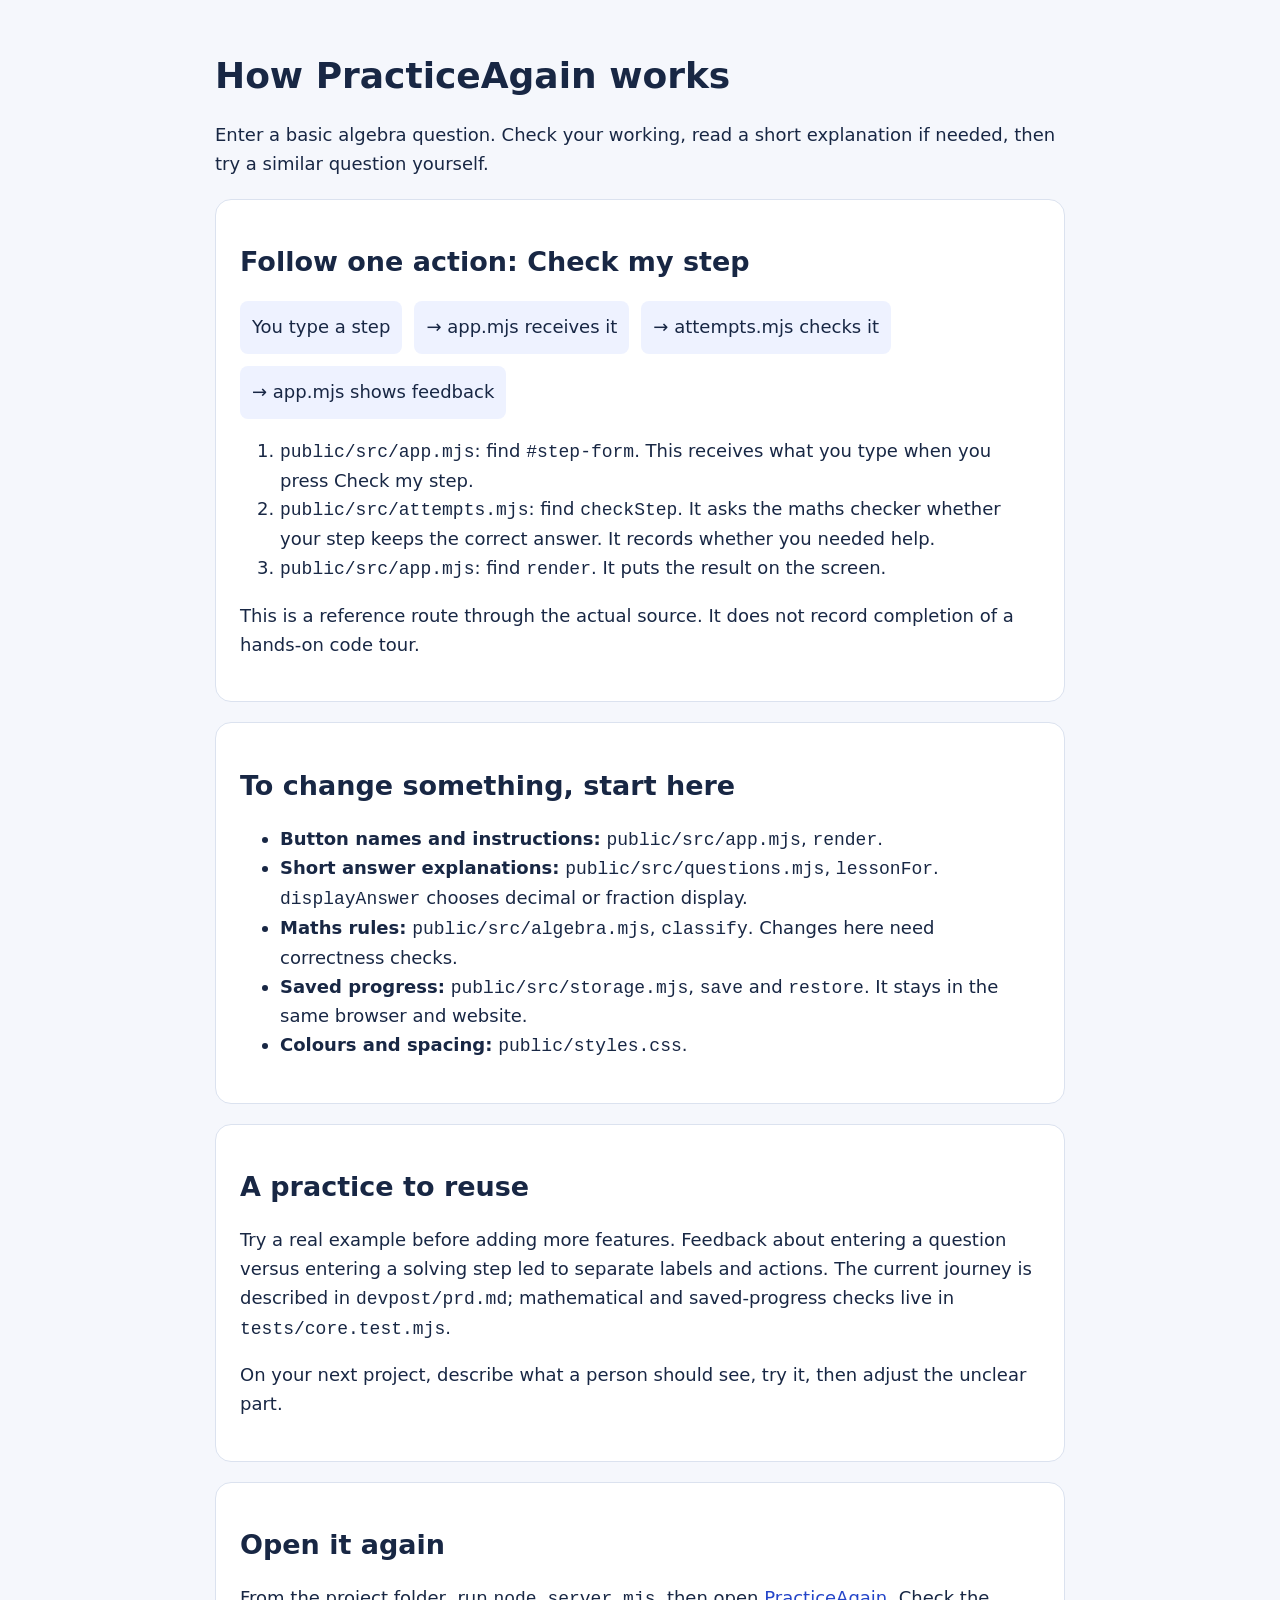
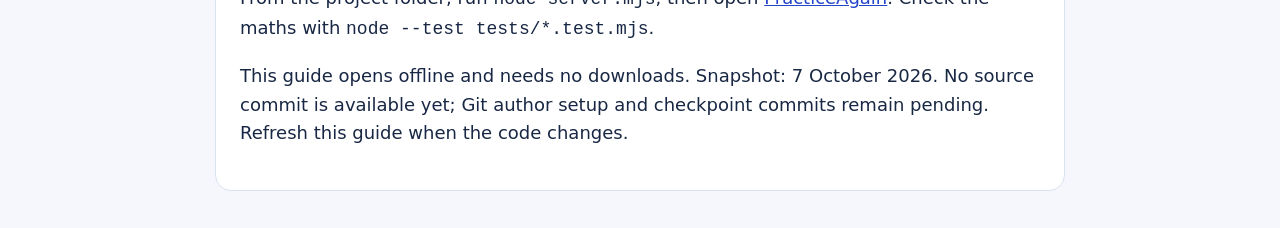
<file: devpost/app-map.html>
<!doctype html><html lang="en"><meta charset="utf-8"><meta name="viewport" content="width=device-width,initial-scale=1"><title>PracticeAgain — simple app guide</title><style>body{font:18px/1.6 system-ui;color:#182744;background:#f5f7fc;margin:auto;max-width:850px;padding:30px}section{background:white;border:1px solid #dbe2ef;border-radius:16px;padding:24px;margin:20px 0}h1,h2{line-height:1.2}code{overflow-wrap:anywhere} .route{display:flex;flex-wrap:wrap;gap:12px}.route span{background:#eef2ff;padding:12px;border-radius:8px}a{color:#2445c9}</style><h1>How PracticeAgain works</h1><p>Enter a basic algebra question. Check your working, read a short explanation if needed, then try a similar question yourself.</p><section><h2>Follow one action: Check my step</h2><div class="route" aria-label="The answer checking route"><span>You type a step</span><span>→ app.mjs receives it</span><span>→ attempts.mjs checks it</span><span>→ app.mjs shows feedback</span></div><ol><li><code>public/src/app.mjs</code>: find <code>#step-form</code>. This receives what you type when you press Check my step.</li><li><code>public/src/attempts.mjs</code>: find <code>checkStep</code>. It asks the maths checker whether your step keeps the correct answer. It records whether you needed help.</li><li><code>public/src/app.mjs</code>: find <code>render</code>. It puts the result on the screen.</li></ol><p>This is a reference route through the actual source. It does not record completion of a hands-on code tour.</p></section><section><h2>To change something, start here</h2><ul><li><strong>Button names and instructions:</strong> <code>public/src/app.mjs</code>, <code>render</code>.</li><li><strong>Short answer explanations:</strong> <code>public/src/questions.mjs</code>, <code>lessonFor</code>. <code>displayAnswer</code> chooses decimal or fraction display.</li><li><strong>Maths rules:</strong> <code>public/src/algebra.mjs</code>, <code>classify</code>. Changes here need correctness checks.</li><li><strong>Saved progress:</strong> <code>public/src/storage.mjs</code>, <code>save</code> and <code>restore</code>. It stays in the same browser and website.</li><li><strong>Colours and spacing:</strong> <code>public/styles.css</code>.</li></ul></section><section><h2>A practice to reuse</h2><p>Try a real example before adding more features. Feedback about entering a question versus entering a solving step led to separate labels and actions. The current journey is described in <code>devpost/prd.md</code>; mathematical and saved-progress checks live in <code>tests/core.test.mjs</code>.</p><p>On your next project, describe what a person should see, try it, then adjust the unclear part.</p></section><section><h2>Open it again</h2><p>From the project folder, run <code>node server.mjs</code>, then open <a href="http://127.0.0.1:4173/">PracticeAgain</a>. Check the maths with <code>node --test tests/*.test.mjs</code>.</p><p>This guide opens offline and needs no downloads. Snapshot: 7 October 2026. No source commit is available yet; Git author setup and checkpoint commits remain pending. Refresh this guide when the code changes.</p></section></html>
</file>
